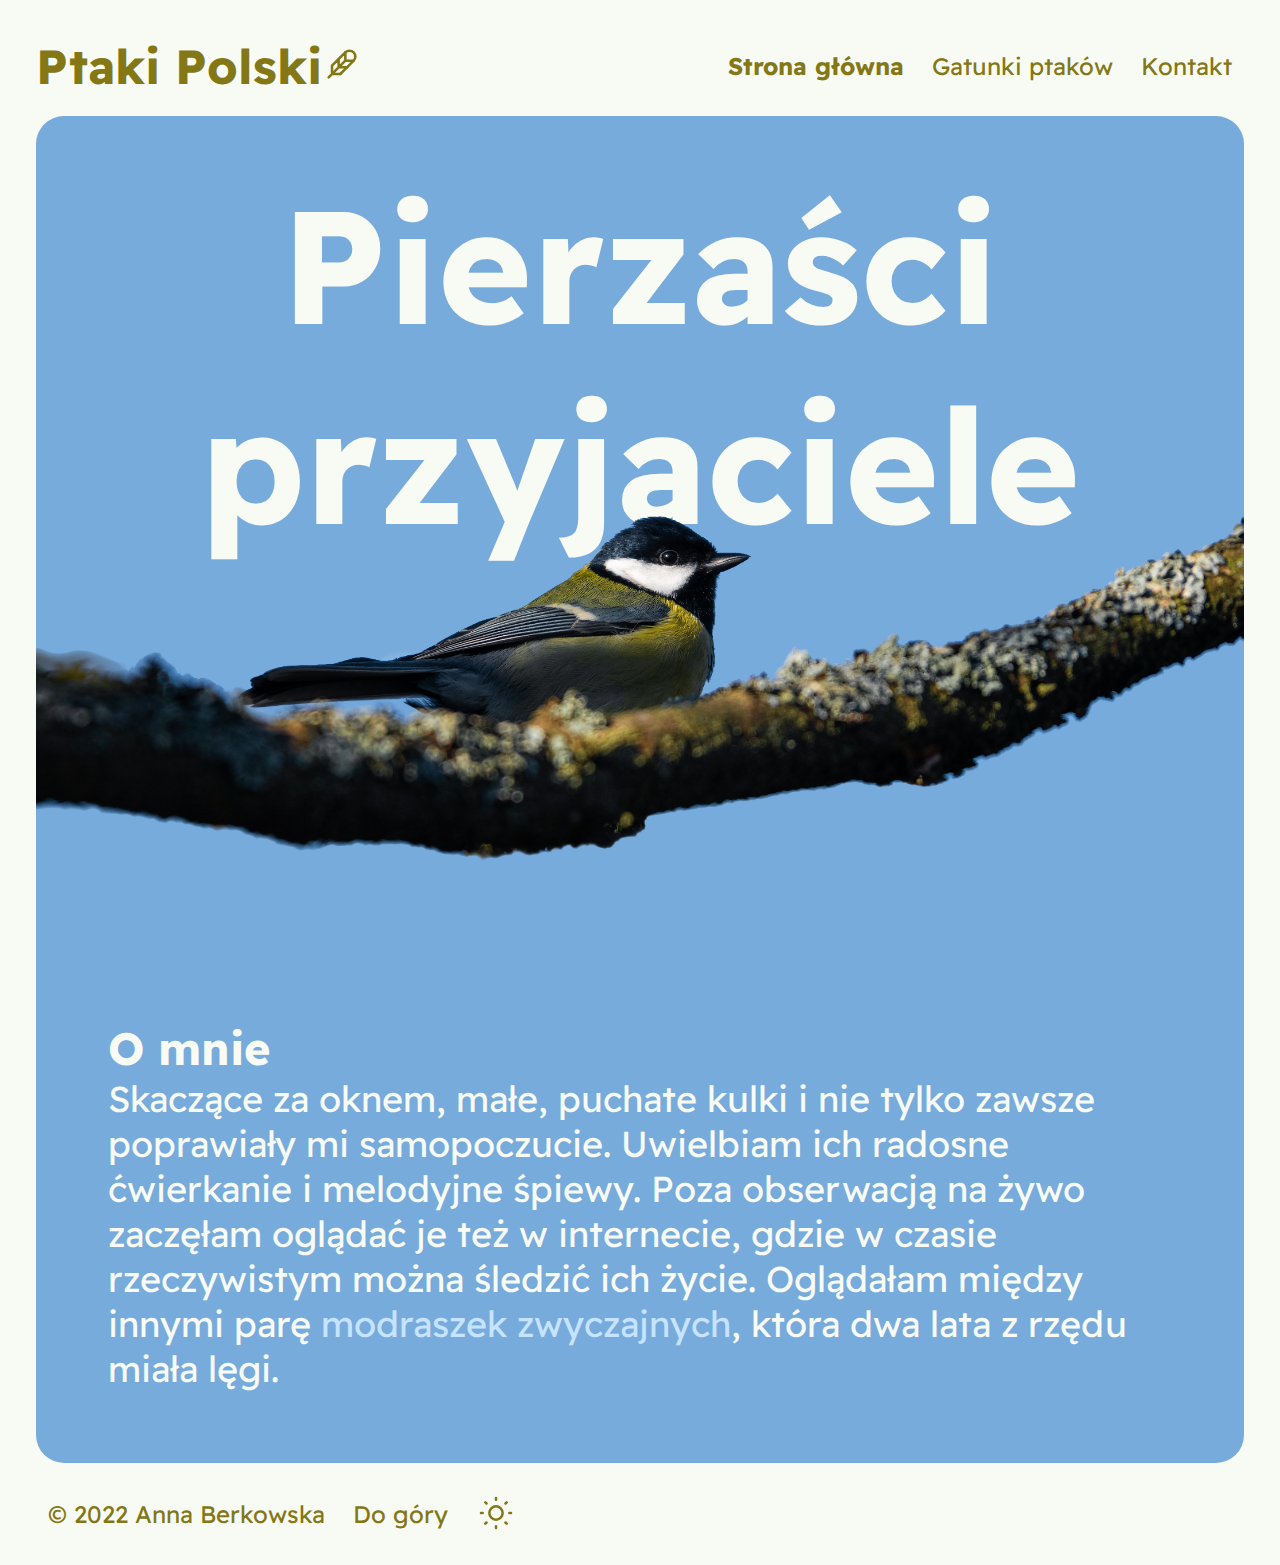
<file: index.html>
<!DOCTYPE html>
<html lang="pl">
<head>
    <meta charset="UTF-8">
    <meta name="viewport" content="width=device-width, initial-scale=1.0">
    <meta name="viewport" content="height=device-height, initial-scale=1.0">
    <title>Birds</title>
    <link href="stylesheet.css" rel="stylesheet" type="text/css">
    <link href="https://fonts.googleapis.com/css?family=Readex+Pro" rel="stylesheet" type="text/css">
    <link rel="icon" type="image/x-icon" href="images/favicon.ico">
</head>
<body>
<div id="page">
    <header class="flex_container">
        <h1><a href="index.html">Ptaki Polski<svg xmlns="http://www.w3.org/2000/svg" class="icon icon-tabler icon-tabler-feather" viewBox="0 0 24 24" stroke-width="1.5" stroke="currentColor" fill="none" stroke-linecap="round" stroke-linejoin="round">
            <path stroke="none" d="M0 0h24v24H0z" fill="none"/>
            <path d="M4 20l10 -10m0 -5v5h5m-9 -1v5h5m-9 -1v5h5m-5 -5l4 -4l4 -4" />
            <path d="M19 10c.638 -.636 1 -1.515 1 -2.486a3.515 3.515 0 0 0 -3.517 -3.514c-.97 0 -1.847 .367 -2.483 1m-3 13l4 -4l4 -4" />
        </svg></a></h1>
        <nav id="menu">
            <ul>
                <li class="dropdown"><a class="active" href="index.html">Strona główna</a>
                    <ul class="dropdown_menu dropdown_menu_animated">
                        <li class="dropdown_item"><a class="clickable" href="index.html#about">O mnie</a></li>
                    </ul>
                </li>
                <li class="dropdown"><a href="bird_species.html">Gatunki ptaków</a>
                    <ul class="dropdown_menu dropdown_menu_animated">
                        <li class="dropdown_item"><a class="clickable" href="bird_species.html#species_about">O gatunkach</a></li>
                        <li class="dropdown_item"><a class="clickable" href="bird_species.html#great_tit">Bogatka zwyczajna</a></li>
                        <li class="dropdown_item"><a class="clickable" href="bird_species.html#blue_tit">Modraszka zwyczajna</a></li>
                    </ul>
                </li>
                <li><a href="contact.html">Kontakt</a></li>
            </ul>
        </nav>
    </header>
    <br>
    <div id="content">
        <section id="hero">
            <h2 class="header">Pierzaści przyjaciele</h2>
            <img src="images/great_tit.png" alt="Bogatka zwyczajna">
        </section>
        <section id="about">
            <h2>O mnie</h2>
            <p>
                Skaczące za oknem, małe, puchate kulki i nie tylko zawsze poprawiały mi samopoczucie. Uwielbiam ich radosne ćwierkanie i melodyjne śpiewy. Poza obserwacją na żywo zaczęłam oglądać je też w internecie, gdzie w czasie rzeczywistym można śledzić ich życie. Oglądałam między innymi parę <a href="https://www.youtube.com/watch?v=uexWD-w_6ww" target="_blank">modraszek zwyczajnych</a>, która dwa lata z rzędu miała lęgi.
            </p>
        </section>
    </div>
    <br>
    <footer class="flex_container">
        <nav>
            <ul id="footer_list">
                <li>© 2022 Anna Berkowska</li>
                <li><a href="#">Do góry</a></li>
            </ul>
        </nav>
    </footer>
    <script src="theme.js"></script>
</div>
</body>
</html>
</file>
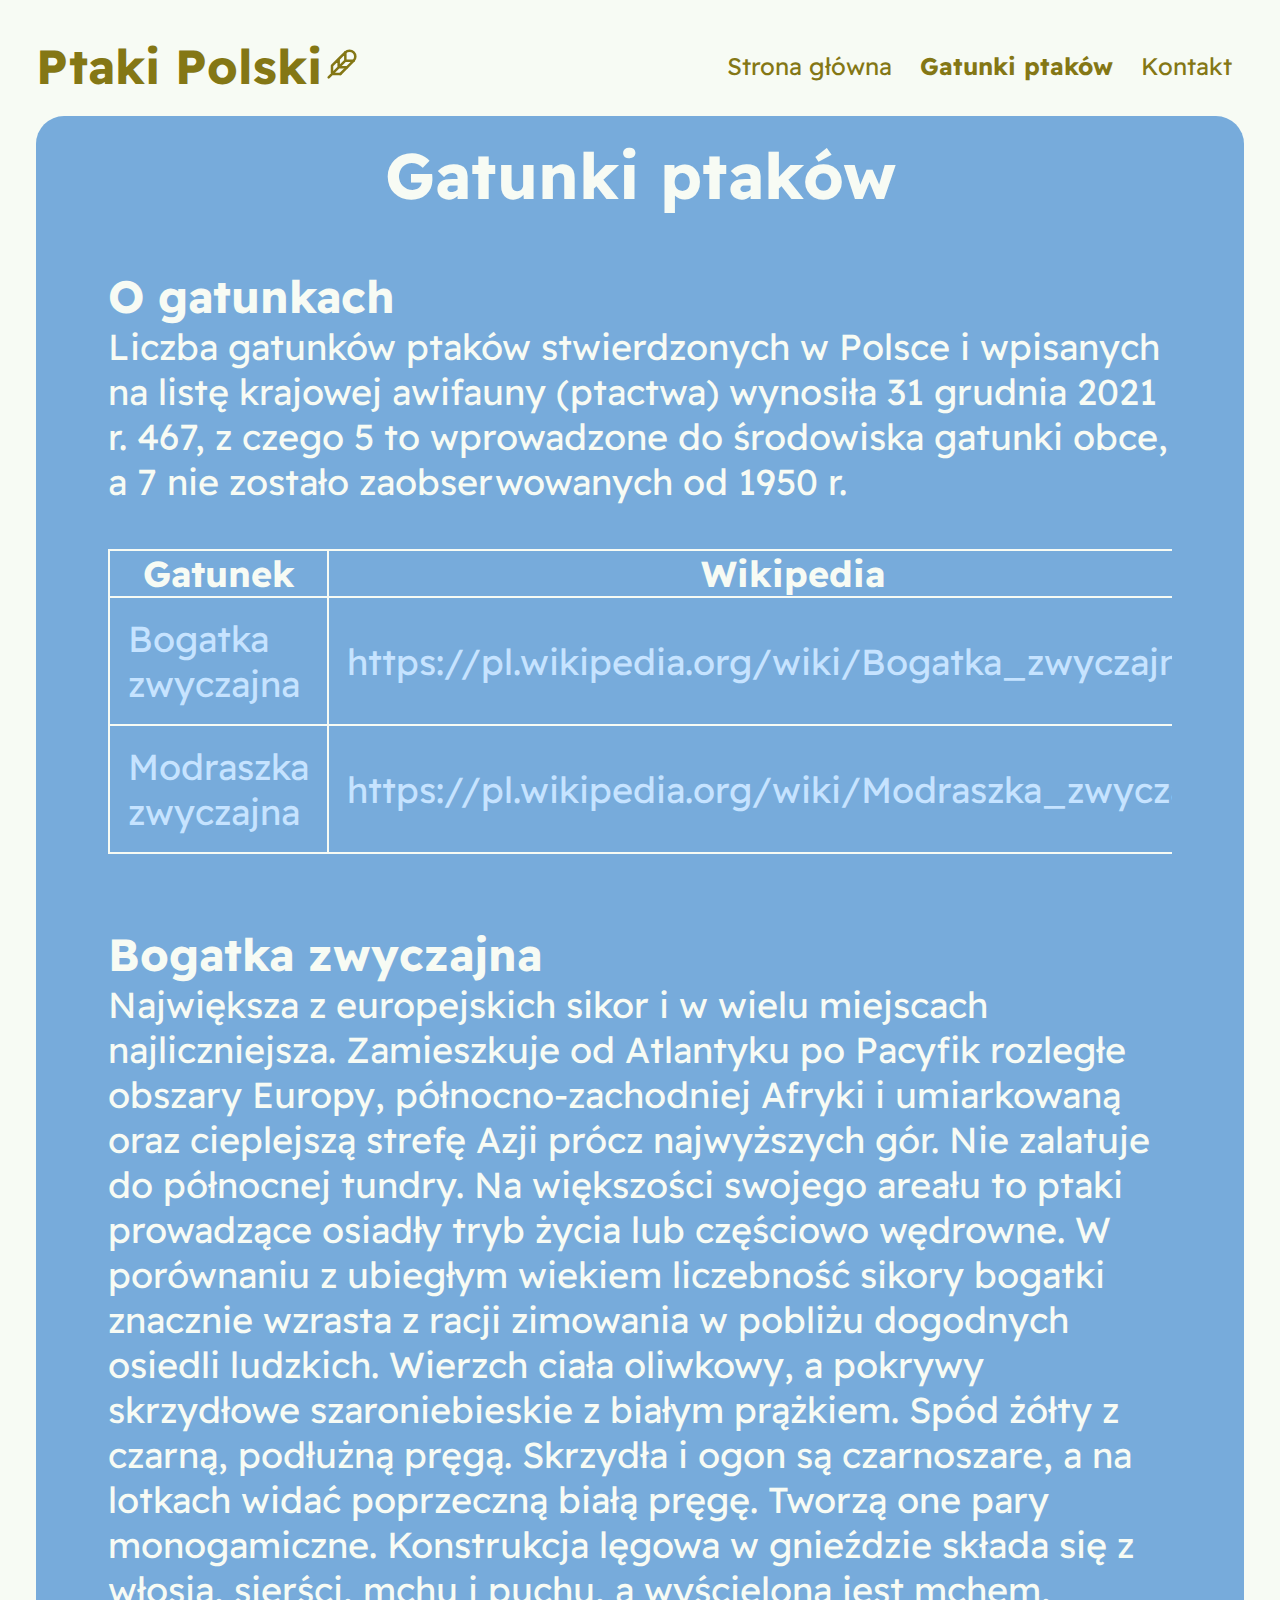
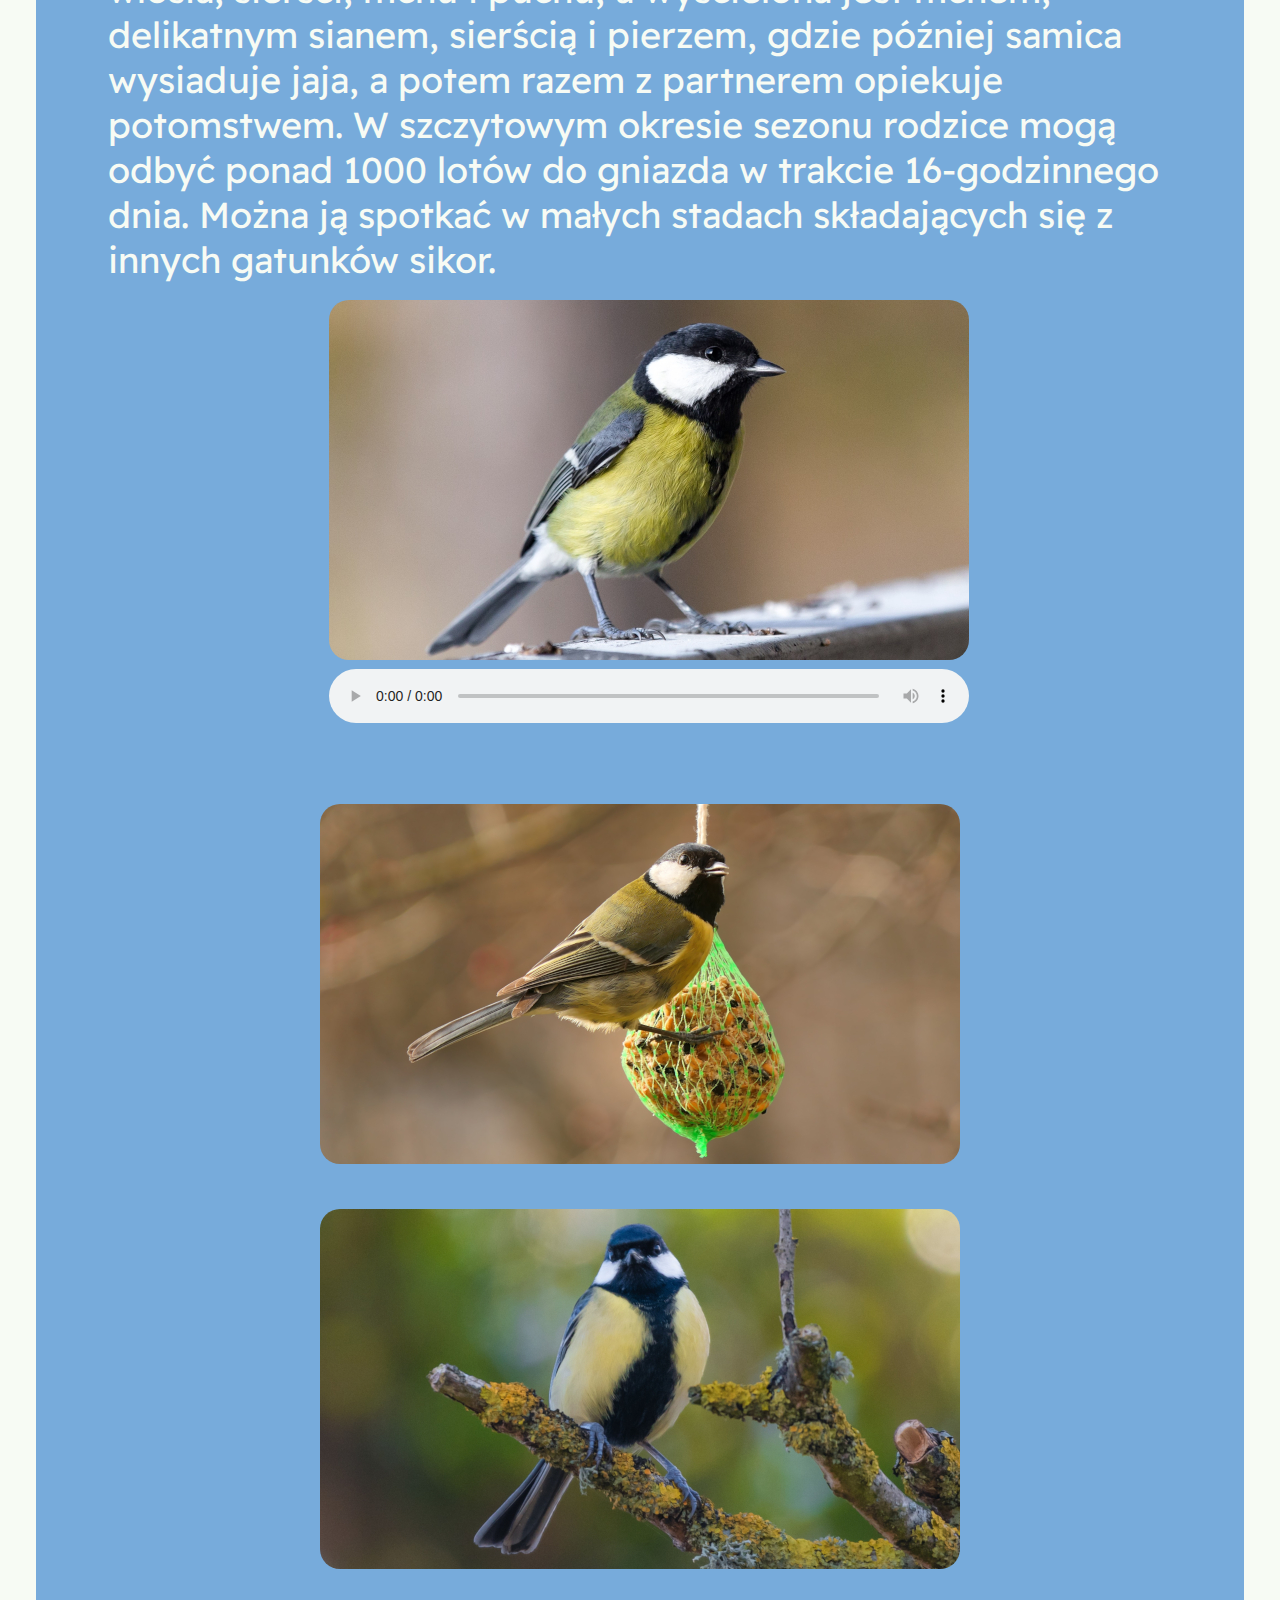
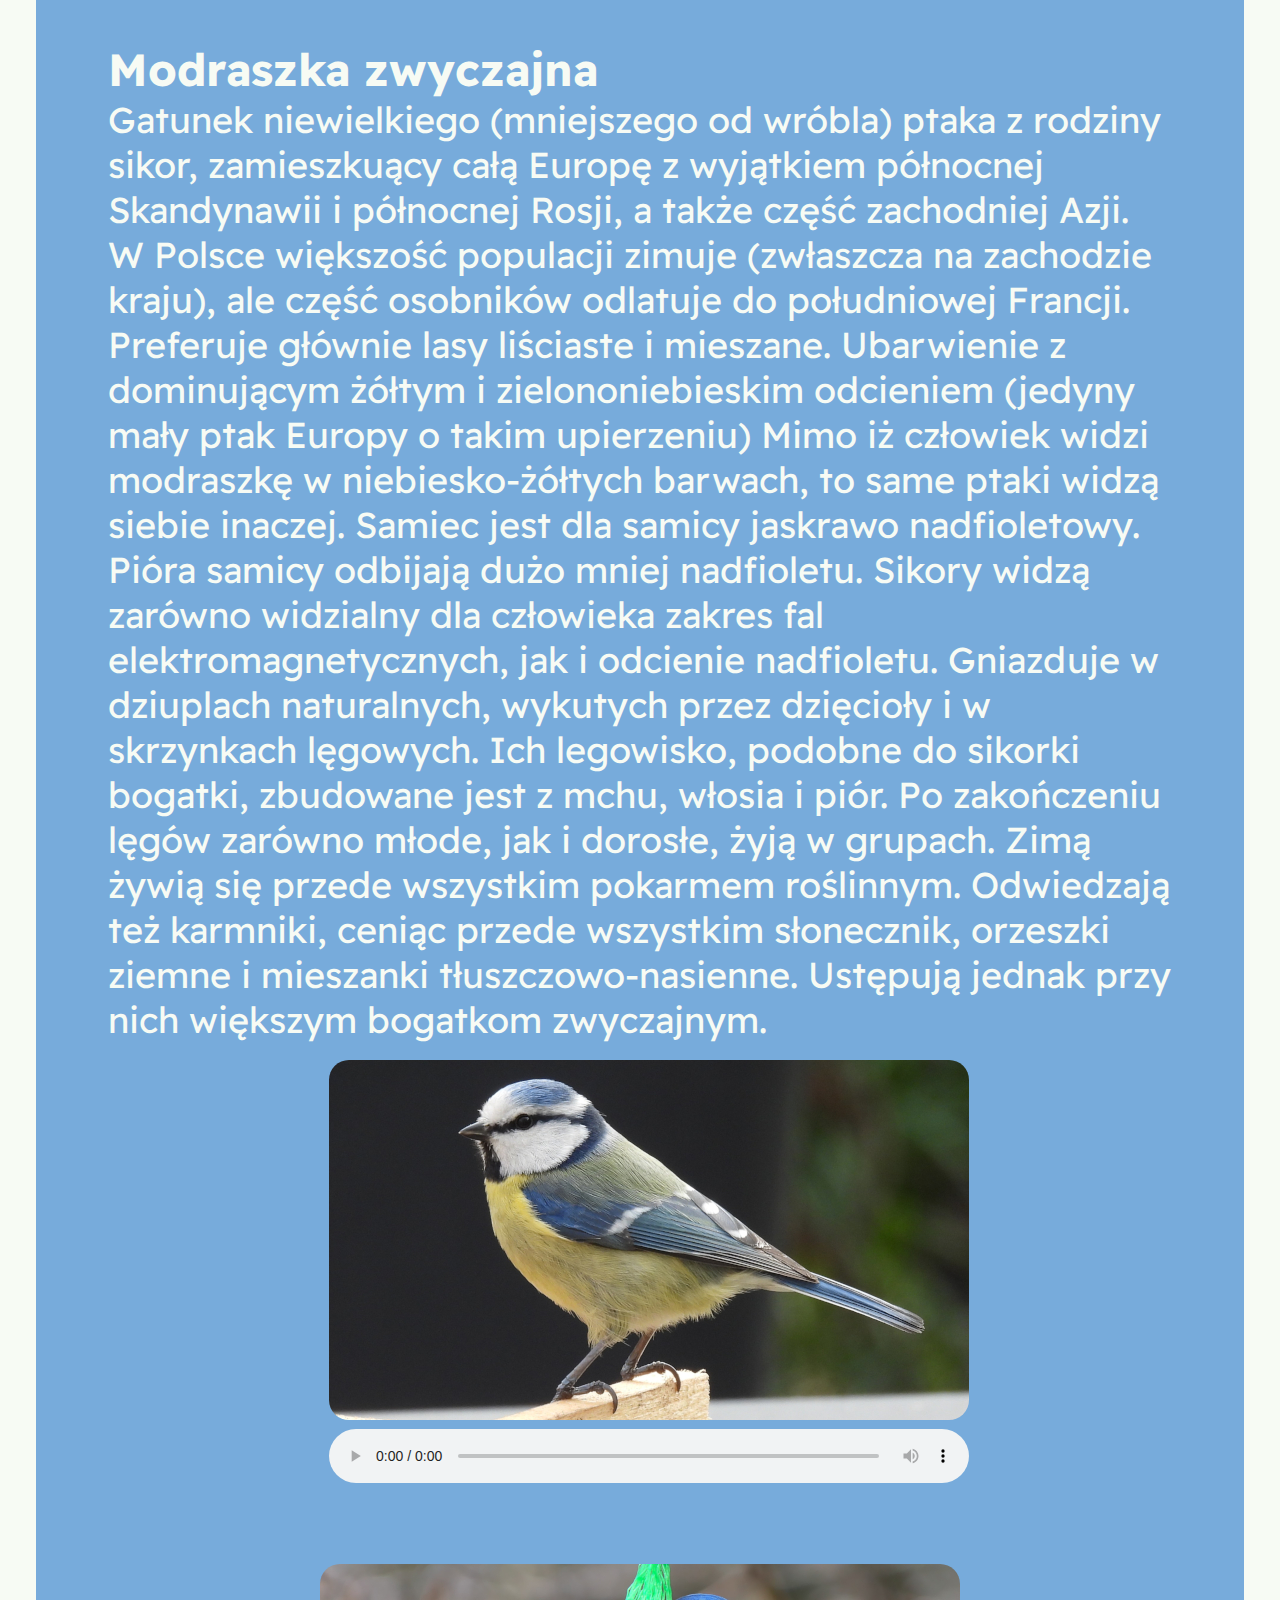
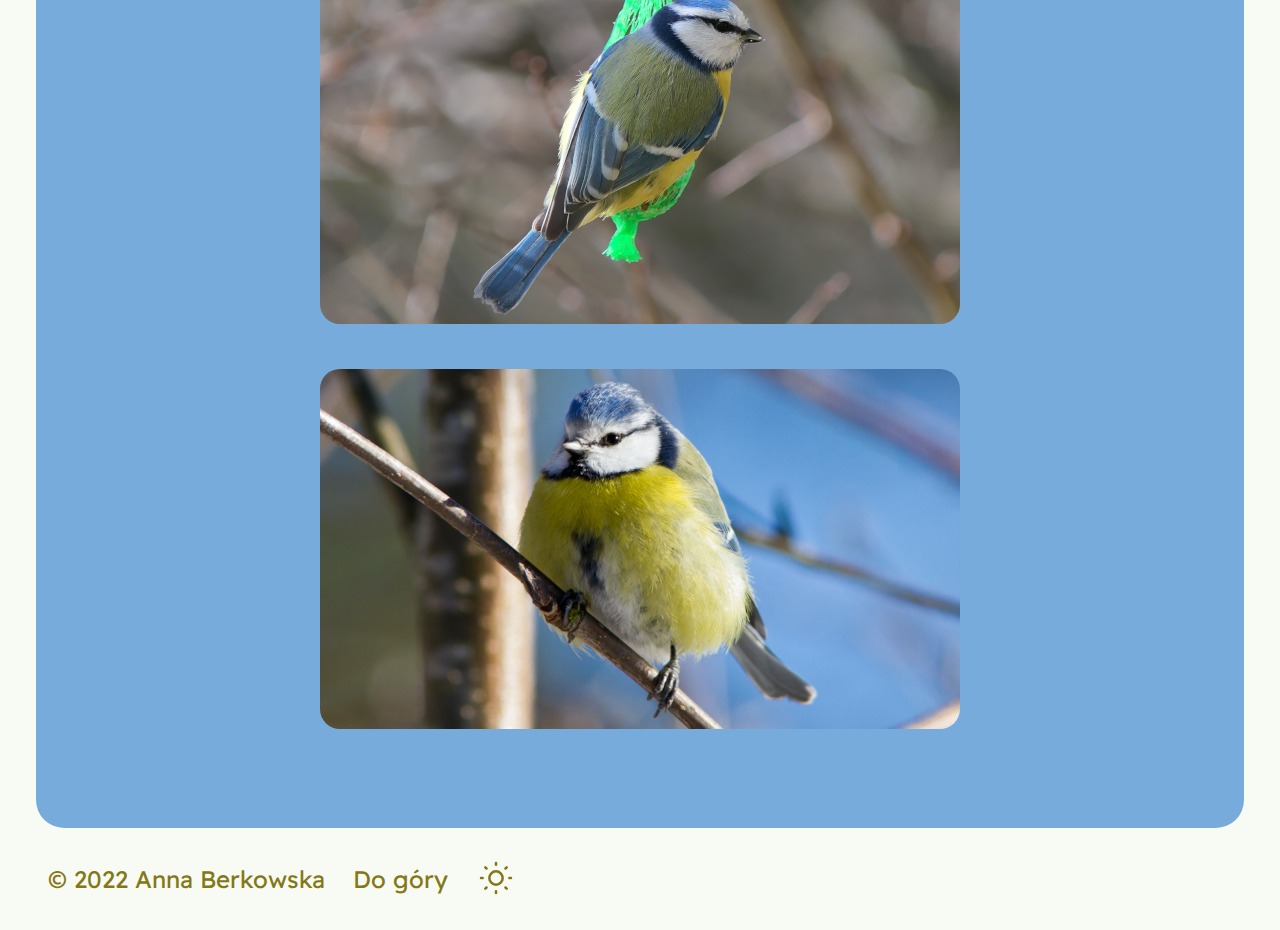
<file: bird_species.html>
<!DOCTYPE html>
<html lang="pl">
<head>
	<meta charset="UTF-8">
	<meta name="viewport" content="width=device-width, initial-scale=1.0">
	<meta name="viewport" content="height=device-height, initial-scale=1.0">
	<title>Birds</title>
	<link href="stylesheet.css" rel="stylesheet" type="text/css">
	<link href="https://fonts.googleapis.com/css?family=Readex+Pro" rel="stylesheet" type="text/css">
	<link rel="icon" type="image/x-icon" href="images/favicon.ico">
</head>
<body>
<div id="page">
	<header class="flex_container">
		<h1><a href="index.html">Ptaki Polski<svg xmlns="http://www.w3.org/2000/svg" class="icon icon-tabler icon-tabler-feather" viewBox="0 0 24 24" stroke-width="1.5" stroke="currentColor" fill="none" stroke-linecap="round" stroke-linejoin="round">
			<path stroke="none" d="M0 0h24v24H0z" fill="none"/>
			<path d="M4 20l10 -10m0 -5v5h5m-9 -1v5h5m-9 -1v5h5m-5 -5l4 -4l4 -4" />
			<path d="M19 10c.638 -.636 1 -1.515 1 -2.486a3.515 3.515 0 0 0 -3.517 -3.514c-.97 0 -1.847 .367 -2.483 1m-3 13l4 -4l4 -4" />
		</svg></a></h1>
		<nav id="menu">
			<ul>
				<li class="dropdown"><a href="index.html">Strona główna</a>
					<ul class="dropdown_menu dropdown_menu_animated">
						<li class="dropdown_item"><a class="clickable" href="index.html#about">O mnie</a></li>
					</ul>
				</li>
				<li class="dropdown"><a class="active" href="bird_species.html">Gatunki ptaków</a>
					<ul class="dropdown_menu dropdown_menu_animated">
						<li class="dropdown_item"><a class="clickable" href="bird_species.html#species_about">O gatunkach</a></li>
						<li class="dropdown_item"><a class="clickable" href="bird_species.html#great_tit">Bogatka zwyczajna</a></li>
						<li class="dropdown_item"><a class="clickable" href="bird_species.html#blue_tit">Modraszka zwyczajna</a></li>
					</ul>
				</li>
				<li><a href="contact.html">Kontakt</a></li>
			</ul>
		</nav>
	</header>
	<br>
	<div id="content">
		<h2 class="header">Gatunki ptaków</h2>
		<section id="species_about">
			<h2>O gatunkach</h2>
			<p>
				Liczba gatunków ptaków stwierdzonych w Polsce i wpisanych na listę krajowej awifauny (ptactwa) wynosiła 31 grudnia 2021 r. 467, z czego 5 to wprowadzone do środowiska gatunki obce, a 7 nie zostało zaobserwowanych od 1950 r.
			</p>
			<br>
			<div class="overflow">
				<table>
					<tr><th>Gatunek</th><th>Wikipedia</th></tr>
					<tr><td><a href="#great_tit">Bogatka zwyczajna</a></td><td><a href="https://pl.wikipedia.org/wiki/Bogatka_zwyczajna" target="_blank">https://pl.wikipedia.org/wiki/Bogatka_zwyczajna</a></td></tr>
					<tr><td><a href="#blue_tit">Modraszka zwyczajna</a></td><td><a href="https://pl.wikipedia.org/wiki/Modraszka_zwyczajna" target="_blank">https://pl.wikipedia.org/wiki/Modraszka_zwyczajna</a></td></tr>
				</table>
			</div>
		</section>
		<section id="species">
			<div id="great_tit" class="flex_container_section about">
				<div>
					<h2>Bogatka zwyczajna</h2>
					<p>
						Największa z europejskich sikor i w wielu miejscach najliczniejsza. Zamieszkuje od Atlantyku po Pacyfik rozległe obszary Europy, północno-zachodniej Afryki i umiarkowaną oraz cieplejszą strefę Azji prócz najwyższych gór. Nie zalatuje do północnej tundry. Na większości swojego areału to ptaki prowadzące osiadły tryb życia lub częściowo wędrowne. W porównaniu z ubiegłym wiekiem liczebność sikory bogatki znacznie wzrasta z racji zimowania w pobliżu dogodnych osiedli ludzkich. Wierzch ciała oliwkowy, a pokrywy skrzydłowe szaroniebieskie z białym prążkiem. Spód żółty z czarną, podłużną pręgą. Skrzydła i ogon są czarnoszare, a na lotkach widać poprzeczną białą pręgę. Tworzą one pary monogamiczne. Konstrukcja lęgowa w gnieździe składa się z włosia, sierści, mchu i puchu, a wyścielona jest mchem, delikatnym sianem, sierścią i pierzem, gdzie później samica wysiaduje jaja, a potem razem z partnerem opiekuje potomstwem. W szczytowym okresie sezonu rodzice mogą odbyć ponad 1000 lotów do gniazda w trakcie 16-godzinnego dnia. Można ją spotkać w małych stadach składających się z innych gatunków sikor.
					</p>
				</div>
				<figure>
					<a href="images/great_tit_1920x1080.jpg" target="_blank"><img src="images/great_tit_640x360.jpg" alt="Bogatka zwyczajna"></a>
					<figcaption>
						<audio controls>
							<source src="https://upload.wikimedia.org/wikipedia/commons/9/9c/Parus_major_15mars2011.ogg">
						</audio>
					</figcaption>
				</figure>
			</div>
			<div class="flex_container_section gallery">
				<figure>
					<a href="images/great_tit_eating_1920x1080.jpg" target="_blank"><img src="images/great_tit_eating_640x360.jpg" alt="Bogatka zwyczajna"></a>
				</figure>
				<figure>
					<a href="images/great_tit_perch_1920x1080.jpg" target="_blank"><img src="images/great_tit_perch_640x360.jpg" alt="Bogatka zwyczajna"></a>
				</figure>
			</div>
			<br>
			<div id="blue_tit" class="flex_container_section about">
				<div>
					<h2>Modraszka zwyczajna</h2>
					<div id="tabs1">
						<p>
							Gatunek niewielkiego (mniejszego od wróbla) ptaka z rodziny sikor, zamieszkuący całą Europę z wyjątkiem północnej Skandynawii i północnej Rosji, a także część zachodniej Azji. W Polsce większość populacji zimuje (zwłaszcza na zachodzie kraju), ale część osobników odlatuje do południowej Francji. Preferuje głównie lasy liściaste i mieszane. Ubarwienie z dominującym żółtym i zielononiebieskim odcieniem (jedyny mały ptak Europy o takim upierzeniu) Mimo iż człowiek widzi modraszkę w niebiesko-żółtych barwach, to same ptaki widzą siebie inaczej. Samiec jest dla samicy jaskrawo nadfioletowy. Pióra samicy odbijają dużo mniej nadfioletu. Sikory widzą zarówno widzialny dla człowieka zakres fal elektromagnetycznych, jak i odcienie nadfioletu. Gniazduje w dziuplach naturalnych, wykutych przez dzięcioły i w skrzynkach lęgowych. Ich legowisko, podobne do sikorki bogatki, zbudowane jest z mchu, włosia i piór. Po zakończeniu lęgów zarówno młode, jak i dorosłe, żyją w grupach. Zimą żywią się przede wszystkim pokarmem roślinnym. Odwiedzają też karmniki, ceniąc przede wszystkim słonecznik, orzeszki ziemne i mieszanki tłuszczowo-nasienne. Ustępują jednak przy nich większym bogatkom zwyczajnym.
						</p>
					</div>
				</div>
				<figure>
					<a href="images/blue_tit_1920x1080.jpg" target="_blank"><img src="images/blue_tit_640x360.jpg" alt="Modraszka zwyczajna"></a>
					<figcaption>
						<audio controls>
							<source src="https://upload.wikimedia.org/wikipedia/commons/d/d7/Blue_Tit_%28Cyanistes_caeruleus%29_%28W1CDR0001535_BD30%29.ogg">
						</audio>
					</figcaption>
				</figure>
			</div>
			<div class="flex_container_section gallery">
				<figure>
					<a href="images/blue_tit_eating_1920x1080.jpg" target="_blank"><img src="images/blue_tit_eating_640x360.jpg" alt="Modraszka zwyczajna"></a>
				</figure>
				<figure>
					<a href="images/blue_tit_perch_1920x1080.jpg" target="_blank"><img src="images/blue_tit_perch_640x360.jpg" alt="Modraszka zwyczajna"></a>
				</figure>
			</div>
		</section>
	</div>
	<br>
	<footer class="flex_container">
		<nav>
			<ul id="footer_list">
				<li>© 2022 Anna Berkowska</li>
				<li><a href="#">Do góry</a></li>
			</ul>
		</nav>
	</footer>
	<script src="theme.js"></script>
</div>
</body>
</html>
</file>
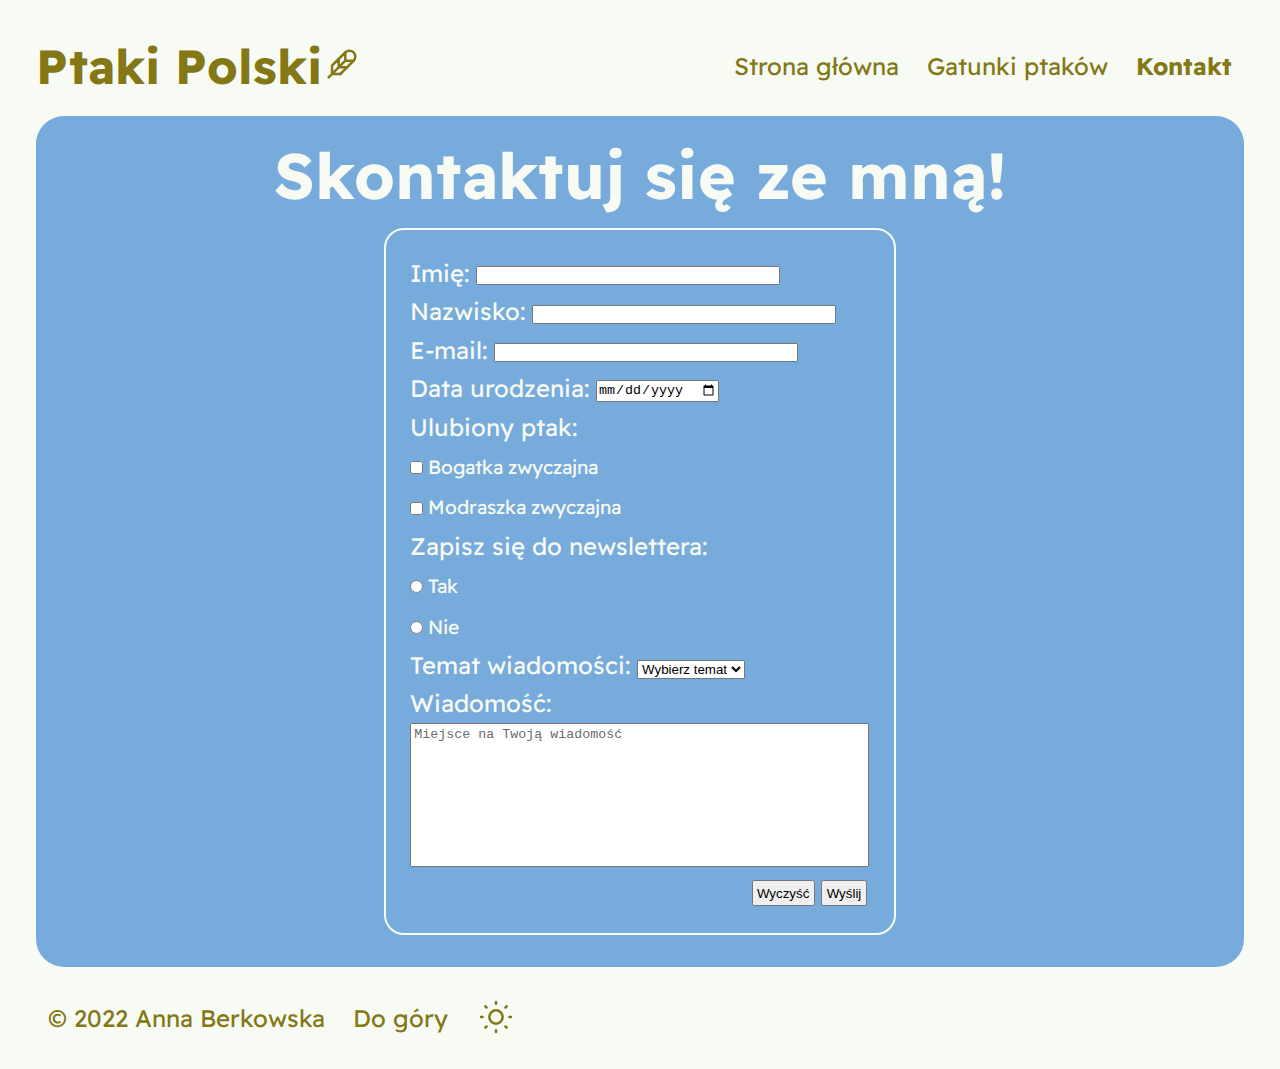
<file: contact.html>
<!DOCTYPE html>
<html lang="pl">
<head>
	<meta charset="UTF-8">
	<meta name="viewport" content="width=device-width, initial-scale=1.0">
	<meta name="viewport" content="height=device-height, initial-scale=1.0">
	<title>Birds</title>
	<link href="stylesheet.css" rel="stylesheet" type="text/css">
	<link href="https://fonts.googleapis.com/css?family=Readex+Pro" rel="stylesheet" type="text/css">
	<link rel="icon" type="image/x-icon" href="images/favicon.ico">
</head>
<body>
<div id="page">
	<header class="flex_container">
		<h1><a href="index.html">Ptaki Polski<svg xmlns="http://www.w3.org/2000/svg" class="icon icon-tabler icon-tabler-feather" viewBox="0 0 24 24" stroke-width="1.5" stroke="currentColor" fill="none" stroke-linecap="round" stroke-linejoin="round">
			<path stroke="none" d="M0 0h24v24H0z" fill="none"/>
			<path d="M4 20l10 -10m0 -5v5h5m-9 -1v5h5m-9 -1v5h5m-5 -5l4 -4l4 -4" />
			<path d="M19 10c.638 -.636 1 -1.515 1 -2.486a3.515 3.515 0 0 0 -3.517 -3.514c-.97 0 -1.847 .367 -2.483 1m-3 13l4 -4l4 -4" />
		</svg></a></h1>
		<nav id="menu">
			<ul>
				<li class="dropdown"><a href="index.html">Strona główna</a>
					<ul class="dropdown_menu dropdown_menu_animated">
						<li class="dropdown_item"><a class="clickable" href="index.html#about">O mnie</a></li>
					</ul>
				</li>
				<li class="dropdown"><a href="bird_species.html">Gatunki ptaków</a>
					<ul class="dropdown_menu dropdown_menu_animated">
						<li class="dropdown_item"><a class="clickable" href="bird_species.html#species_about">O gatunkach</a></li>
						<li class="dropdown_item"><a class="clickable" href="bird_species.html#great_tit">Bogatka zwyczajna</a></li>
						<li class="dropdown_item"><a class="clickable" href="bird_species.html#blue_tit">Modraszka zwyczajna</a></li>
					</ul>
				</li>
				<li><a class="active" href="contact.html">Kontakt</a></li>
			</ul>
		</nav>
	</header>
	<br>
	<div id="content">
		<section id="contact">
			<h2 class="header">Skontaktuj się ze mną!</h2>
			<form id="form" action="http://192.168.56.10:8080/receive.php" method="post">
				<fieldset id="contact_form">
					<label>Imię: <input type="text" name="first_name" required maxlength="28" class="text"></label><br>
					<label>Nazwisko: <input type="text" name="last_name" required maxlength="28" class="text"></label><br>
					<label>E-mail: <input type="email" name="user_email" required maxlength="28" class="text"></label><br>
					<label>Data urodzenia: <input type="date" name="user_birthday" required></label><br>
					<div class="choice">Ulubiony ptak:
						<div><input type="checkbox" id="great_tit" name="favourite_bird" value="great_tit"><label for="great_tit"> Bogatka zwyczajna</label></div>
						<div><input type="checkbox" id="blue_tit" name="favourite_bird" value="blue_tit"><label for="blue_tit"> Modraszka zwyczajna</label></div>
					</div>
					<div class="choice">Zapisz się do newslettera:
						<div><input type="radio" id="yes" name="newsletter" value="yes"><label for="yes"> Tak</label></div>
						<div><input type="radio" id="no" name="newsletter" value="no"><label for="no"> Nie</label></div>
					</div>
					<label for="topic">Temat wiadomości: </label>
					<select id="topic" name="topic" required>
						<option value="">Wybierz temat</option>
						<option value="birds">Ptaki</option>
						<option value="other">Inny</option>
					</select><br>
					<div>
						<label for="user_text">Wiadomość:</label><br>
						<textarea id="user_text" name="user_text" placeholder="Miejsce na Twoją wiadomość" maxlength="512" required></textarea><br>
					</div>
					<input type="submit" value="Wyślij" class="button">
					<input type="reset" value="Wyczyść" class="button">
				</fieldset>
			</form>
		</section>
	</div>
	<br>
	<footer class="flex_container">
		<nav>
			<ul id="footer_list">
				<li>© 2022 Anna Berkowska</li>
				<li><a href="#">Do góry</a></li>
			</ul>
		</nav>
	</footer>
	<script src="theme.js"></script>
	<script src="form.js"></script>
</div>
</body>
</html>
</file>
<file: stylesheet.css>
* {
    margin: 0;
    padding: 0;
}

body {
    font-family: "Readex Pro", sans-serif;
    background: #F7FBF4;
    color: #F7FBF4;
}

#page {
    margin: 4vh;
}

section {
    padding: 2em;
    font-size: 2.25em;
}

.flex_container {
    display: flex;
    justify-content: space-between;
    align-items: center;
}

header h1 {
    color: #847715;
    font-size: 3em;
}

svg {
    width: 40px;
    height: 40px;
}


footer svg {
    position: relative;
    top: 0.4em;
}

nav {
    color: #847715;
    flex-shrink: 0;
}

nav li {
    display: inline;
    padding: 0.5em;
    font-size: 1.5em;
}

a {
    text-decoration: none;
    color: inherit;
}

.active {
    font-weight: bold;
}

.visible {
    display: initial;
    cursor: pointer;
}

.invisible {
    display: none;
    cursor: pointer;
}

.dropdown {
    position: relative;
    display: inline-block;
}

.dropdown_menu {
    display: none;
    position: absolute;
    width: 100%;
    background: #847715;
    border-radius: 5px;
    top: 100%;
    color: #F7FBF4;
}

.dropdown:hover .dropdown_menu_animated {
    display: block;
    z-index: 1;
}

.dropdown_menu li {
    display: block;
    transition: all 0.5s ease-out;

}

.dropdown_menu_animated {
    animation: rotateMenu 400ms ease-in-out forwards;
    transform-origin: top center;
}

@keyframes rotateMenu {
    0% {
        transform: rotateX(-90deg)
    }
    70% {
        transform: rotateX(20deg)
    }
    100% {
        transform: rotateX(0deg)
    }
}

.dropdown_menu li:hover {
    background: #98891a;
    border-radius: 5px;
}

.dropdown_item {
    font-size: 70%;
    padding: 0;
}

.clickable {
    position: relative;
    z-index: 1;
    display: block;
    padding: 5%;
}

#content {
    background: #77ABDB;
    border-radius: 28px;
}

#contact h2 {
    font-size: 4em;
}

section h2 {
    font-size: 1.25em;
}

#hero h2 {
    font-size: 10em;
}

.header {
    position: relative;
    top: 0.3em;
    text-align: center;
    font-size: 4em;
    z-index: 0;
}

img {
    width: 100%;
    height: 100%;
}

#about {
    margin-top: 2.3em;
}

#hero, #contact {
    padding: unset;
    font-size: unset;
}

#hero img {
    position: relative;
}

#species_about {
    padding: 2em 2em 0 2em;
}

.overflow {
    overflow-x: auto;
}

#species img {
    border-radius: 20px;
}

.gallery {
    margin-top: 1em;
}

.flex_container_section {
    display: flex;
    justify-content: center;
    align-items: center;
    flex-wrap: wrap;
}

.about div {
    flex-basis: 50%;
    flex-grow: 2;
}

figure {
    margin: 0.5em;
}

.about figure {
    margin: 0.5em 0 0.5em 0.5em;
}

audio {
    border-radius: 20px;
    width: 100%;
}

form {
    padding: 2em;
    width: 40vw;
    margin: auto;
}

fieldset {
    padding: 1em;
    border: solid 2px;
    border-radius: 20px;
    font-size: 1.5em;
    line-height: 1.6em;
}

input {
    vertical-align: middle;
}

input[type="text"], input[type="email"] {
    width: 300px;
}

input[type="radio"], input[type="checkbox"]{
    width: initial;
    display: inline;
}

.choice div {
    display: inline;
}

.choice label {
    font-size: 80%;
}

.button {
    padding: 0.25em;
    margin: 0.25em;
    float: right;
    width: initial;
}

textarea {
    width: 98%;
    height: 15vh;
    resize: none;
    padding: 0.25em;
}

textarea::placeholder {
    color: #706a6f;
}

.light_font {
    color: #F7FBF4;
}

.border_light {
    border-color: #F7FBF4;
}

.border_dark {
    border-color: #312e2e;
}

.dark_font  {
    color: #312e2e;
}

.dark_background {
    background-color: #312e2e;
}

.light_font a {
    color: #c6e3ff;
}

.dark_font a {
    color: #2c2929;
}

.light_font a:hover {
    color: #9dcfff;
}

header .light_font a {
    color: #F7FBF4;
}

header .light_font a:hover {
    color: #F7FBF4;
}

.dark_font a:hover {
    color: #575454;
}

header .dark_font a {
    color: #2c2929;
}

header .dark_font a:hover {
    color: #2c2929;
}

table, th, td {
    border: solid 2px;
    border-collapse: collapse;
}

td {
    padding: 0.5em;
}

table {
    margin: auto;
}

@media screen
and (max-width: 1574px) {
    .choice div {
        display: block;
    }
}

@media screen
and (device-width: 412px)
and (device-height: 732px) {
    body {
        font-size: 55%;
    }

    #page {
        margin: 3vh;
    }

    #menu ul{
        display: flex;
        flex-flow: wrap column;
    }

    #menu nav li {
        display: block;
    }

    .choice div {
        display: block;
    }

    .dropdown_item a {
        display: none;
    }


    #about {
        margin-top: -2.5em;
    }

    svg {
        width: 9%;
        height: 9%;
    }

    header svg {
        vertical-align: top;
    }

    footer svg {
        vertical-align: bottom;
    }

    h2 {
        font-size: 3.5em;
        text-align: center;
        margin-bottom: 0.5em;
    }

    #hero {
        margin-bottom: 2em;
    }

    #hero h2 {
        font-size: 5em;
    }

    #hero img {
        position: relative;
        top: -2.8em;
    }

    #contact h2 {
        font-size: 3.5em;
    }

    #species_about {
        padding: 0.75em 2em 0 2em;
    }

    fieldset {
        display: flex;
        flex-wrap: wrap;
        font-size: 1.8em;
    }

    input[type="text"], input[type="email"] {
        width: 60vw;
    }

    form {
        width: 70vw;
    }

    .choice label {
        font-size: 90%;
    }

    select {
        margin: 1vw;
        display: block;
    }

    input, textarea, select {
        display: block;
        width: 60vw;
    }

    table {
        display: none;
    }
}
</file>
